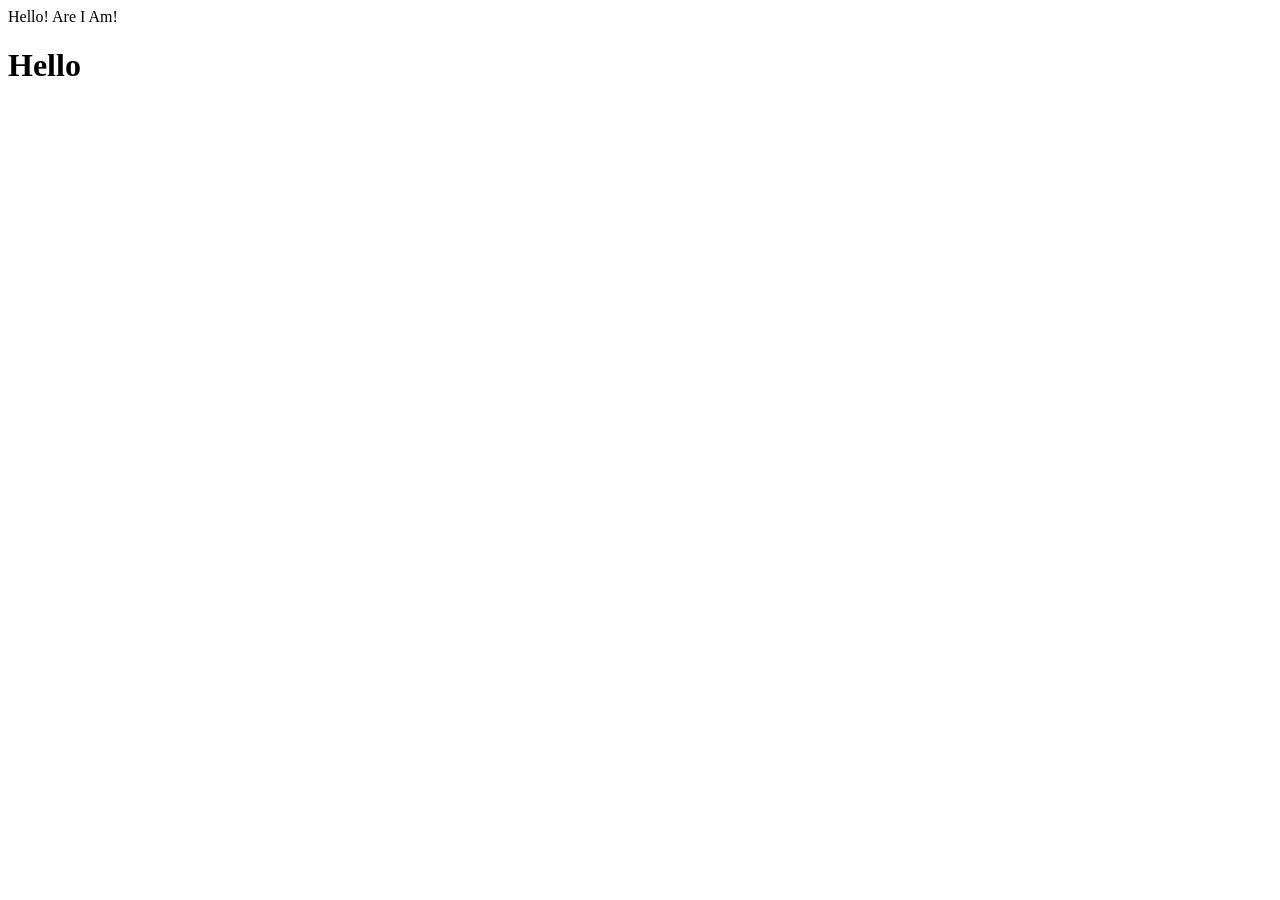
<file: index.html>
<!DOCTYPE html>
<html lang="en">
<head>
    <meta charset="UTF-8">
    <meta name="viewport" content="width=device-width, initial-scale=1.0">
    <title>Document</title>
</head>
<body>
    Hello! Are I Am!
</body>
<h1>Hello</h1>
</body>
</html>
</file>
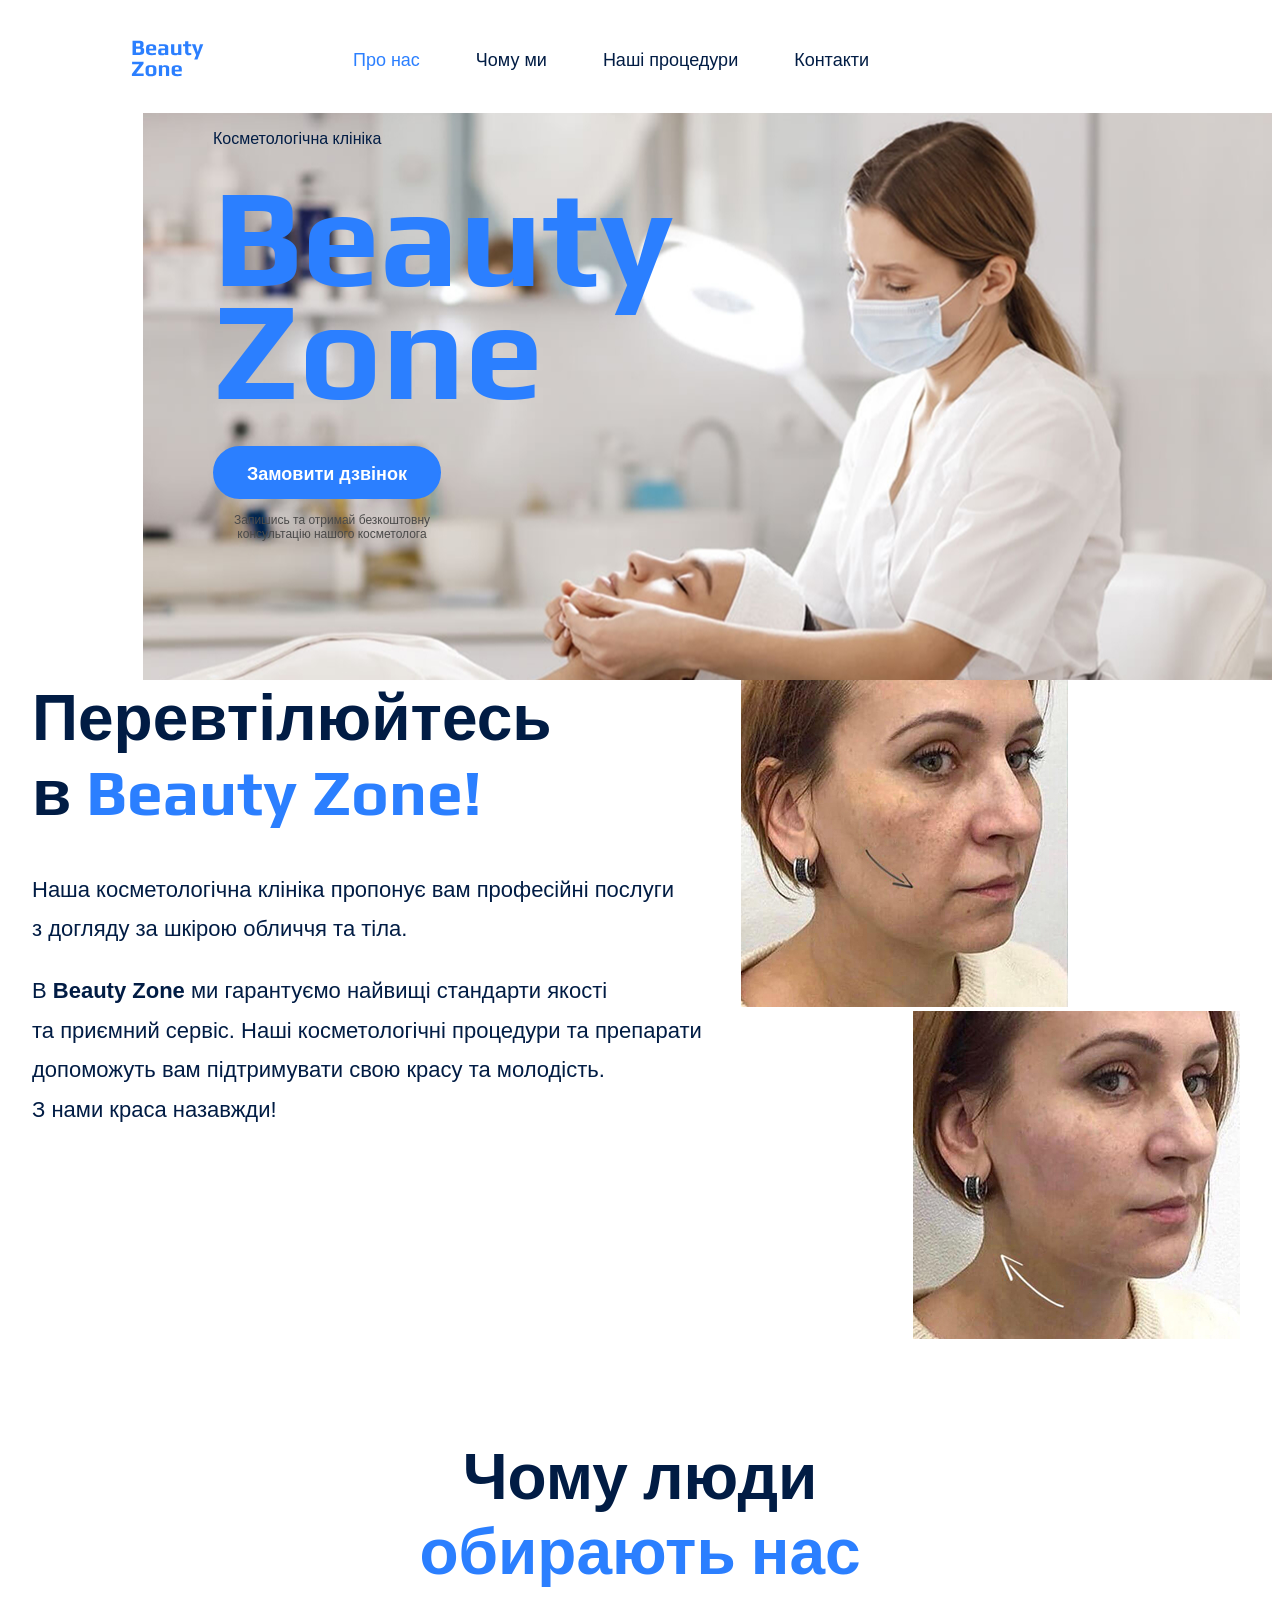
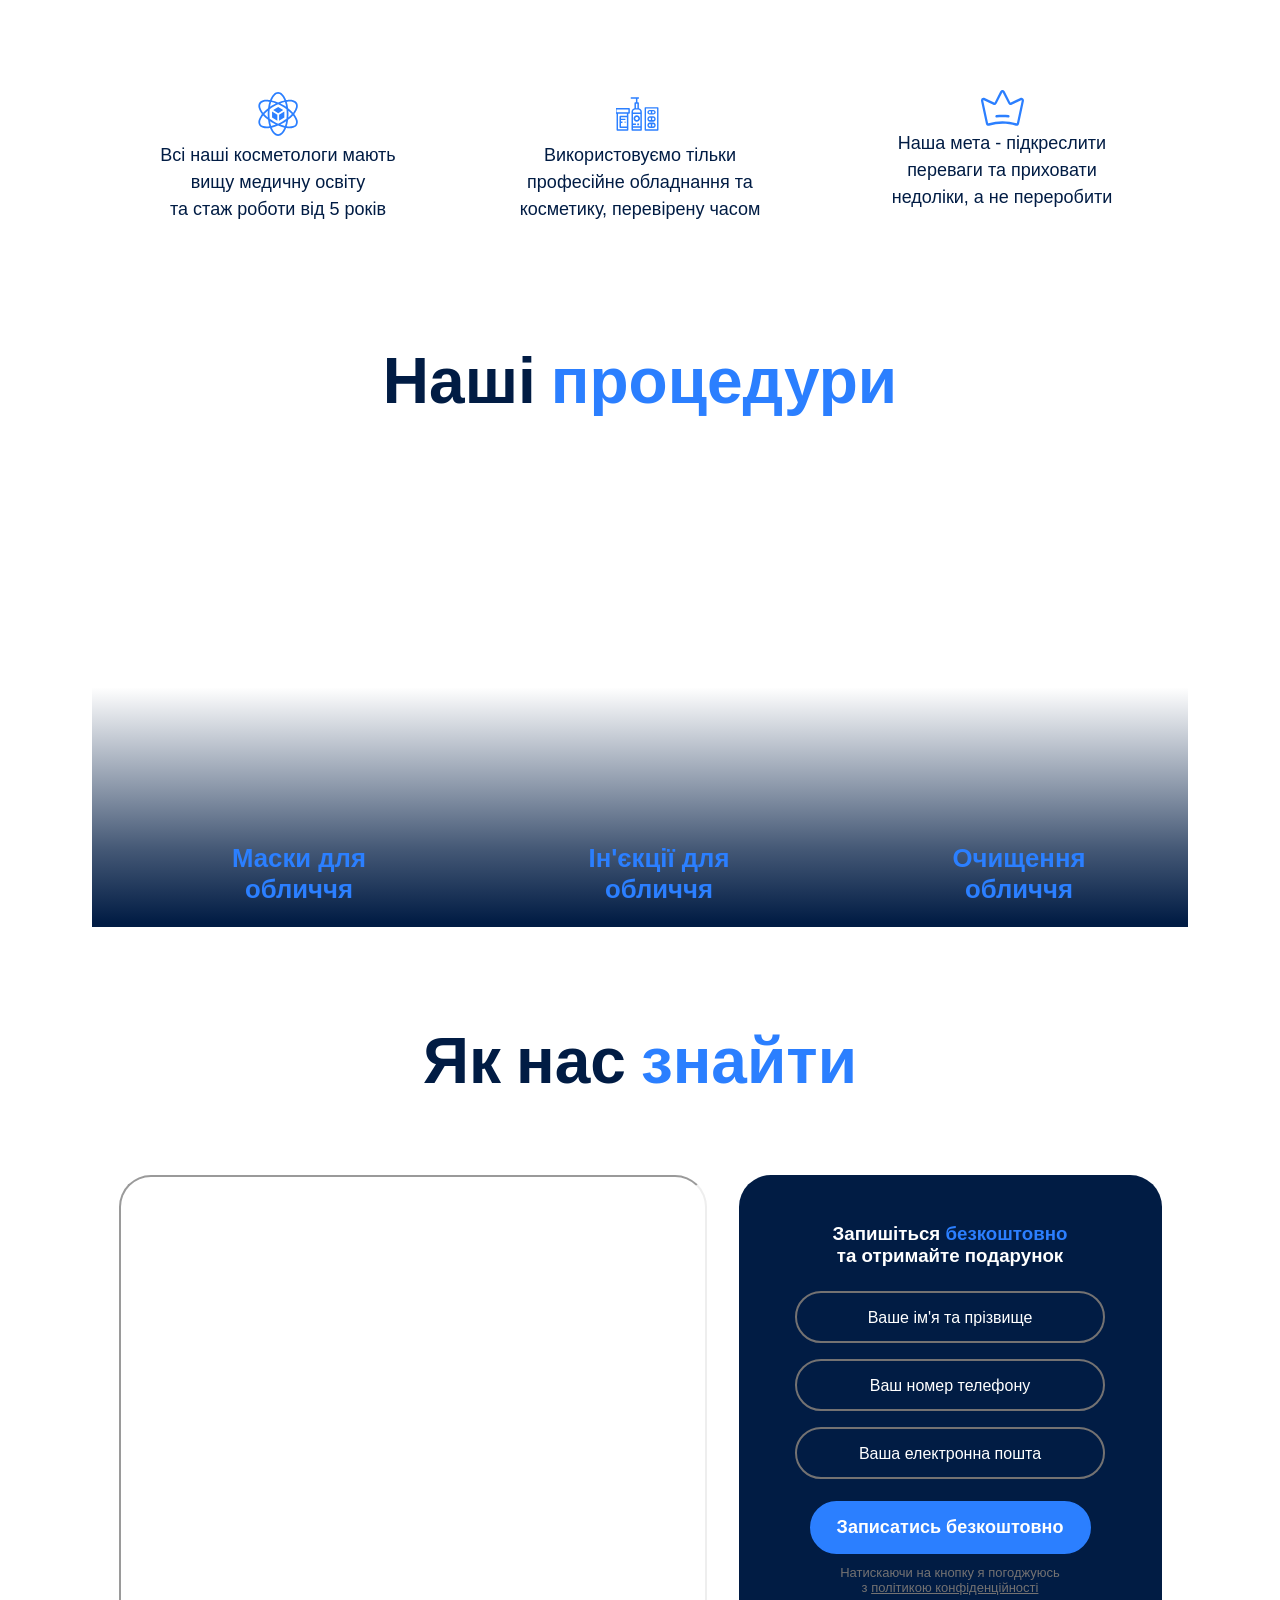
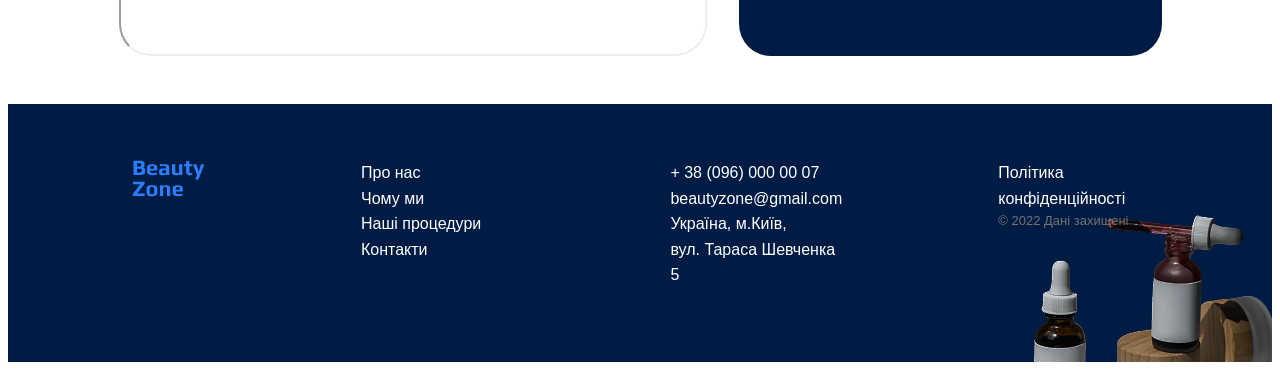
<file: genius-homework-2/index.html>
<!DOCTYPE html>
<html lang="uk">

<head>
    <meta charset="UTF-8">
    <meta name="viewport" content="width=divice-vidth, initial-scale=1.0">
    <title>Beauty Zone</title>
    <!--Fonts-->
    <!--<link rel="preconnect" href="https://fonts.googleapis.com">
    <link rel="preconnect" href="https://fonts.gstatic.com" crossorigin>
    <link href="https://fonts.googleapis.com/css2?family=Play:wght@400;700&display=swap" rel="stylesheet">
    <link rel="preconnect" href="https://fonts.googleapis.com">
    <link rel="preconnect" href="https://fonts.gstatic.com" crossorigin>
    <link href="https://fonts.googleapis.com/css2?family=Roboto:ital,wght@0,100..900;1,100..900&display=swap"
        rel="stylesheet">
        /> -->

    <!--Styles-->
    <link rel="stylesheet" href="./CSS/style.css" />
</head>

<body>
    <header>
        <div class="container-list">
            <div class="container-nav">
                <nav class="header-nav">
                    <a href="/">
                        <img src="./images/logo.svg" alt="Логотип Beauty Zone" />
                    </a>
                    <ul class="header-menu">
                        <li><a class="link" href="#about-our-section"><span>Про нас</span></a></li>
                        <li><a class="link" href="#why-we-section">Чому ми</a></li>
                        <li><a class="link" href="#procedures-section">Наші процедури</a></li>
                        <li><a class="link" href="#contacts-section">Контакти</a></li>
                        <li>
                            <a href="#">
                                <!-- vaber icon -->
                            </a>
                        </li>
                        <li>
                            <a href="#">
                                <!-- facebook icon -->
                            </a>
                        </li>
                        <li>
                            <a href="#">
                                <!-- instagram icon -->
                            </a>
                        </li>
                    </ul>
                </nav>
            </div>
        </div>
    </header>
    <main>
        <section class="hero-section">
            <div class="container-shapka">
                <div class="item1">
                    <p>Косметологічна клініка</p>
                </div>
                <div class="item2">
                    <h1 class="hero-title">Beauty Zone</h1>
                </div>
                <div class="item3">
                    <button class="button1" type="button">Замовити дзвінок</button>
                </div>
                <div class="item4">
                    <p style="color: #4A4A4A;">Запишись та отримай безкоштовну консультацію нашого косметолога</p>
                </div>
            </div>
        </section>
        <section class="about-our" id="about-our-section">
            <div class="conteiner-garant">
                <div class="ad-garant">
                    <h2 class="section-titlebz section-title">Перевтілюйтесь <br> в <span class="accent">beauty
                            zone!</span>
                    </h2>
                    <p class="guarantees-text">Наша косметологічна клініка пропонує вам професійні послуги <br> з
                        догляду
                        за шкірою обличчя та тіла. </p>
                    <p class="guarantees-text">B <span>beauty zone</span> ми гарантуємо найвищі стандарти якості <br> та
                        приємний сервіс. Наші косметологічні процедури та препарати <br> допоможуть вам
                        підтримувати свою красу та молодість. <br> З нами краса назавжди!</p>
                </div>
                <div class="icon-rezultat">
                    <div class="imag1">
                        <img src="./images/face1.jpg" alt="обличчя до процедури" />
                    </div>
                    <div class="imag2">
                        <img src="./images/face2.jpg" alt="обличчя після процедури" />
                    </div>
                </div>
            </div>
        </section>
        <section class="section-titlewpc" id="why-we-section">
            <div class="container">
                <div class="Hs-containers">
                    <h2 class="section-title section-titl">Чому люди <br> <span style="color: #2b7FFF;">обирають
                            нас</span></h2>
                </div>
                <ul class="icon-container">
                    <div class="why-containers">
                        <li class="icons-container">
                            <article>
                                <img src="./images/icon_star.svg" alt="іконка1" />
                                <p class="advantages">Всі наші косметологи мають вищу медичну освіту <br> та стаж роботи
                                    від 5 років</p>
                            </article>
                        </li>
                    </div>
                    <div class="why-containers">
                        <li class="icons-container">
                            <article>
                                <img src="./images/icon_parfum.svg" alt="іконка2" />
                                <p class="advantages">Використовуємо тільки професійне обладнання та косметику,
                                    перевірену часом</p>
                            </article>
                        </li>
                    </div>
                    <div class="why-containers">
                        <li class="icons-container">
                            <article>
                                <img src="./images/icon_corona.svg" alt="іконка3" />
                                <p class="advantages">Наша мета - підкреслити переваги та приховати недоліки, а не
                                    переробити</p>
                            </article>
                        </li>
                    </div>
                </ul>
            </div>
        </section>
        <section class="section-procedures" id="procedures-section">
            <div class="container-procedur">
                <div class="procedure-containers">
                    <h2 class="section-title section-titl">Наші <span style="color: #2b7FFF;">процедури</span></h2>
                </div>
                <div class="three-containers">
                    <div class="procedure">
                        <article>
                            <h3 class="mask">Маски для обличчя</h3>
                        </article>
                    </div>
                    <div class="procedure">
                        <article>
                            <h3 class="injection">Ін'єкції для обличчя</h3>
                        </article>
                    </div>
                    <div class="procedure">
                        <article>
                            <h3 class="cleaning">Очищення обличчя</h3>
                        </article>
                    </div>
                </div>
            </div>
        </section>
        <section class="section-titlewpc" id="contacts-section">
            <div class="container-contact">
                <div class="Hs-containers">
                    <h2 class="section-title section-titl">Як нас <span style="color: #2b7FFF;">знайти</span></h2>
                </div>
                <div class="map-anketa-cotainer">
                    <iframe class="styled-iframe"
                        src="https://www.google.com/maps/embed?pb=!1m18!1m12!1m3!1d2537.475791668505!2d30.775223399999994!3d50.50671339999999!2m3!1f0!2f0!3f0!3m2!1i1024!2i768!4f13.1!3m3!1m2!1s0x40d4d97de411b701%3A0x48116b28f7f00d94!2z0LLRg9C70LjRhtGPINCi0LDRgNCw0YHQsCDQqNC10LLRh9C10L3QutCwLCA1LCDQkdGA0L7QstCw0YDQuCwg0JrQuNGX0LLRgdGM0LrQsCDQvtCx0LvQsNGB0YLRjCwgMDc0MDA!5e0!3m2!1suk!2sua!4v1761502841097!5m2!1suk!2sua"
                        width="605" height="481" allowfullscreen="" loading="lazy"
                        referrerpolicy="no-referrer-when-downgrade">
                    </iframe>
                    <article>
                        <div class="anketa">
                            <div class="anketa-general">
                                <h3 style="color: #FFFFFF;">Запишіться <span style="color: #2b7FFF;">безкоштовно</span>
                                    <br> та отримайте подарунок
                                </h3>
                                <ul class="text-contact">
                                    <div class="text-contaner">
                                        <li>Ваше ім'я та прізвище</li>
                                    </div>
                                    <div class="text-contaner">
                                        <li>Ваш номер телефону</li>
                                    </div>
                                    <div class="text-contaner">
                                        <li>Ваша електронна пошта</li>
                                    </div>
                                </ul>
                                <button class="button2" type="button">Записатись безкоштовно</button>
                                <p class="adress-copyrigth">Натискаючи на кнопку я погоджуюсь <br> з
                                    <a style="color: #747272;" href="#" target="_blank">політикою конфіденційності</a>
                                </p>
                            </div>
                        </div>
                    </article>
                </div>
            </div>
        </section>
    </main>
    <footer class="footer">
        <div class="container-list foters">
            <div class="container-foter-general">
                <a href="#">
                    <img src="./images/logo.svg" alt="Логотип Beauty Zone" />
                </a>
                <nav class="foter-section">
                    <ul>
                        <li><a class="footer-link" href="#">Про нас</a></li>
                        <li><a class="footer-link" href="#">Чому ми</a></li>
                        <li><a class="footer-link" href="#">Наші процедури</a></li>
                        <li><a class="footer-link" href="#">Контакти</a></li>
                    </ul>
                </nav>
                <address>
                    <ul>
                        <li><a class="adress-link" href="tel:+380960000007">+ 38 (096) 000 00 07</a></li>
                        <li><a class="adress-link" href="mailto:beautyzone@gmail.com">beautyzone@gmail.com</a></li>
                        <li><a class="adress-link" href="https://maps.app.goo.gl/8NW29HMtA9NWZpAp6"
                                target="_blank">Україна, м.Київ, <br> вул. Тараса Шевченка 5</a>
                        </li>
                        <li>
                            <a href="#">
                                <!-- vaber icon -->
                            </a>
                        </li>
                        <li>
                            <a href="#">
                                <!-- facebook icon -->
                            </a>
                        </li>
                        <li>
                            <a href="#">
                                <!-- instagram icon -->
                            </a>
                        </li>
                    </ul>
                </address>
                <div class="confiden-container">
                    <a class="adress-link" href="#" target="_blank">Політика конфіденційності</a>
                    <p class="adress-copyrigth">&copy; 2022 Дані захищені</p>
                </div>
            </div>
        </div>
    </footer>
</body>

</html>
</file>
<file: genius-homework-2/CSS/style.css>
@font-face {
    font-display: swap;
    font-family: 'Play';
    font-style: normal;
    font-weight: 400;
    src: url('../fonts/play-v21-latin-regular.woff2') format('woff2');
}

@font-face {
    font-display: swap;
    font-family: 'Play';
    font-style: normal;
    font-weight: 700;
    src: url('../fonts/play-v21-latin-700.woff2') format('woff2');
}

:root {
    --color-primary-dark: #011c44;
    --color-primary-ligth: #FFFFFF;
    --color-brand: #2B7FFF;
}

/*Base*/
* {
    box-sizing: border-box;
}

body {
    color: var(--color-primary-dark);
    font-family: Roboto, sans-serif;
}

h1,
h2,
h3,
p {
    margin-top: 0;
}

address {
    font-style: normal;
}

ul {
    margin: 0;
    padding: 0;
    list-style-type: none;
}

.container-list {
    width: 100%;
    max-width: 1488px;
    padding: 0 24px;
    margin: 0 auto;
}

.foters {
    background-color: var(--color-primary-dark);
    height: 258px;
    background-image: url('../images/buttels.png');
    background-repeat: no-repeat;
    background-position: right bottom;
}

.container-nav {
    padding: 32px 102px 32px 99px;
    display: flex;
    flex-grow: 1;
}

.header-nav {
    flex-grow: 1;
    display: flex;
    align-items: center;
    gap: 40px;
}

.header-menu {
    display: flex;
    gap: 56px;
    flex-grow: 1;
    justify-content: center;
    margin: 0 auto;
}

.container-shapka {
    display: flex;
    flex-direction: column;
    max-width: 529px;
    padding: 0;
}

.item1 {
    margin-bottom: 16px;
}

.item2 {
    max-width: 529px;
}

.item3 {
    max-width: 238px;
    gap: 10px;
}

.item4 {
    max-width: 238px;
    font-size: 12px;
    text-align: center;
}

.conteiner-garant {
    display: flex;
    width: 100%;
    max-width: 1272px;
    padding: 0 24px;
    margin: 0 auto;
}

.ad-garant {
    min-width: 709px;
    padding-right: 32px;
}

.icon-rezultat {
    min-width: 499px;
    display: flex;
    flex-direction: column;
}

.imag1 {
    text-align: left;
}

.imag2 {
    text-align: end;
}

.container {
    width: 100%;
    max-width: 1088px;
    margin: 0 auto;
    padding: 0 24px;

}

.Hs-containers {
    display: flex;
    margin-bottom: 24px;
    justify-content: center;
}

.icon-container {
    display: flex;
    justify-content: space-between;
}

.icons-container {
    padding: 24px 32px;
    text-align: center;
    min-width: 252px;
}

.why-containers {
    border-radius: 32px;
    max-width: 316px;
    height: 181px;
}

.container-procedur {
    width: 100%;
    max-width: 1216px;
    margin: 0 auto;
}

.procedure-containers {
    min-width: 510px;
    display: flex;
    margin-bottom: 24px;
    justify-content: center;
    margin: 0 auto;
}

.three-containers {
    display: flex;
    max-width: 1096px;
    height: 456px;
    gap: 16px;
    margin: 0 auto;
    justify-content: center;
    background-image: linear-gradient(180deg, rgba(1, 28, 68, 0) 47.4%, rgba(1, 28, 68, 0.73) 82.66%, #011c44 99.06%);
}

.procedure {
    padding: 372px 77px 32px 115px;
    width: 344px;
    height: 456px;
    text-align: center;
}

.container-contact {
    width: 100%;
    max-width: 1091px;
    padding: 0 24px;
    margin: 0 auto;
}

.map-anketa-cotainer {
    display: flex;
    justify-content: space-between;
}

.styled-iframe {
    border-radius: 32px;
}

.anketa {
    display: flex;
    flex-direction: column;
    background-color: var(--color-primary-dark);
    min-width: 423px;
    height: 481px;
    border-radius: 32px;
    margin-left: 32px;
    justify-content: center;
}

.anketa-general {
    display: flex;
    flex-direction: column;
    height: 481px;
    margin: 0 auto;
    padding: 48px 0;
    justify-content: space-between;
    text-align: center;
}

.text-contact {
    color: var(--color-primary-ligth);
}

.text-contaner {
    display: flex;
    border-width: 2px;
    border-radius: 32px;
    border-style: solid;
    border-color: #747272;
    padding-top: 16px;
    margin-bottom: 16px;
    justify-content: center;
    height: 52px;
    width: 310px;
    background-color: var(--color-primary-dark);
}

.container-foter-general {
    padding: 56px 101px 56px 100px;
    display: flex;
    gap: 156px;
    justify-content: center;
    line-height: 1.6;
}

/*Button*/
.button1 {
    font-family: inherit;
    padding: 16px 32px;
    color: var(--color-primary-ligth);
    font-weight: 600;
    font-size: 18px;
    background-color: var(--color-brand);
    border-radius: 32px;
    border: 2px solid var(--color-brand);
    margin-bottom: 14px;
    height: 53px;
}

.button2 {
    font-family: inherit;
    color: var(--color-primary-ligth);
    font-weight: 600;
    font-size: 18px;
    background-color: var(--color-brand);
    border-radius: 27px;
    border: 2px solid var(--color-brand);
    width: 281px;
    height: 53px;
    margin: 0 14.5px 6px;
}

/*Link*/
.link:hover {
    color: var(--color-brand);
}

.link {
    color: var(--color-primary-dark);
    font-weight: 400;
    font-size: 18px;
    text-decoration: none;
}

.link span {
    color: var(--color-brand);
}

/*hero-section*/
.hero-section {
    padding: 16.52px 706px 126.48px 205px;
    background-image: url('../images/doctor-and-procedure.jpg');
    background-repeat: no-repeat;
    background-position: right top;
}

.hero-title {
    color: var(--color-brand);
    font-family: Play, sans-serif;
    text-transform: capitalize;
    font-weight: 700;
    font-size: 140px;
    line-height: 0.81;
    margin-bottom: 40px;
}

.hero-title .accent {
    color: var(--color-brand);
}

.about-our {
    padding-bottom: 48px;
}

.section-title {
    color: var(--color-primary-dark);
    font-family: Play, sans-serif;
    font-size: 64px;
    font-weight: 700;
    text-align: left;
}

.section-titlewpc {
    padding: 48px 0 48px 0;
}

.section-titl {
    text-align: center;
}

.section-titlebz {
    margin-bottom: 40px;
    max-width: 529px;
}

.section-title .accent {
    color: var(--color-brand);
    text-transform: capitalize;
}

/*Guarantees*/

.guarantees-text {
    font-weight: 400;
    font-size: 22px;
    line-height: 1.8;
}

.guarantees-text span {
    text-transform: capitalize;
    font-weight: 600;
}

/*Advantages*/
.advantages {
    font-weight: 400;
    font-size: 18px;
    line-height: 1.5;
}

/*Procedures*/
.section-procedures {
    padding: 48px 0;
}

.procedure {
    color: var(--color-brand);
    font-weight: 400;
    font-size: 22px;
    line-height: 1.2;
}

/*Footer*/
/*.footer {
    background-image: url('../images/buttels.jpg');
    background-repeat: no-repeat;
    background-position: right bottom;
}*/

.foter-section {
    display: flex;
    width: 203px;
    margin: 0 auto;
}

.footer-link {
    color: var(--color-primary-ligth);
    font-weight: 400;
    font-size: 16px;
    text-decoration: none;
}

.adress-link {
    color: var(--color-primary-ligth);
    text-decoration: none;
}

.adress-copyrigth {
    color: #747272;
    font-weight: 400;
    font-size: 13px;
}
</file>
